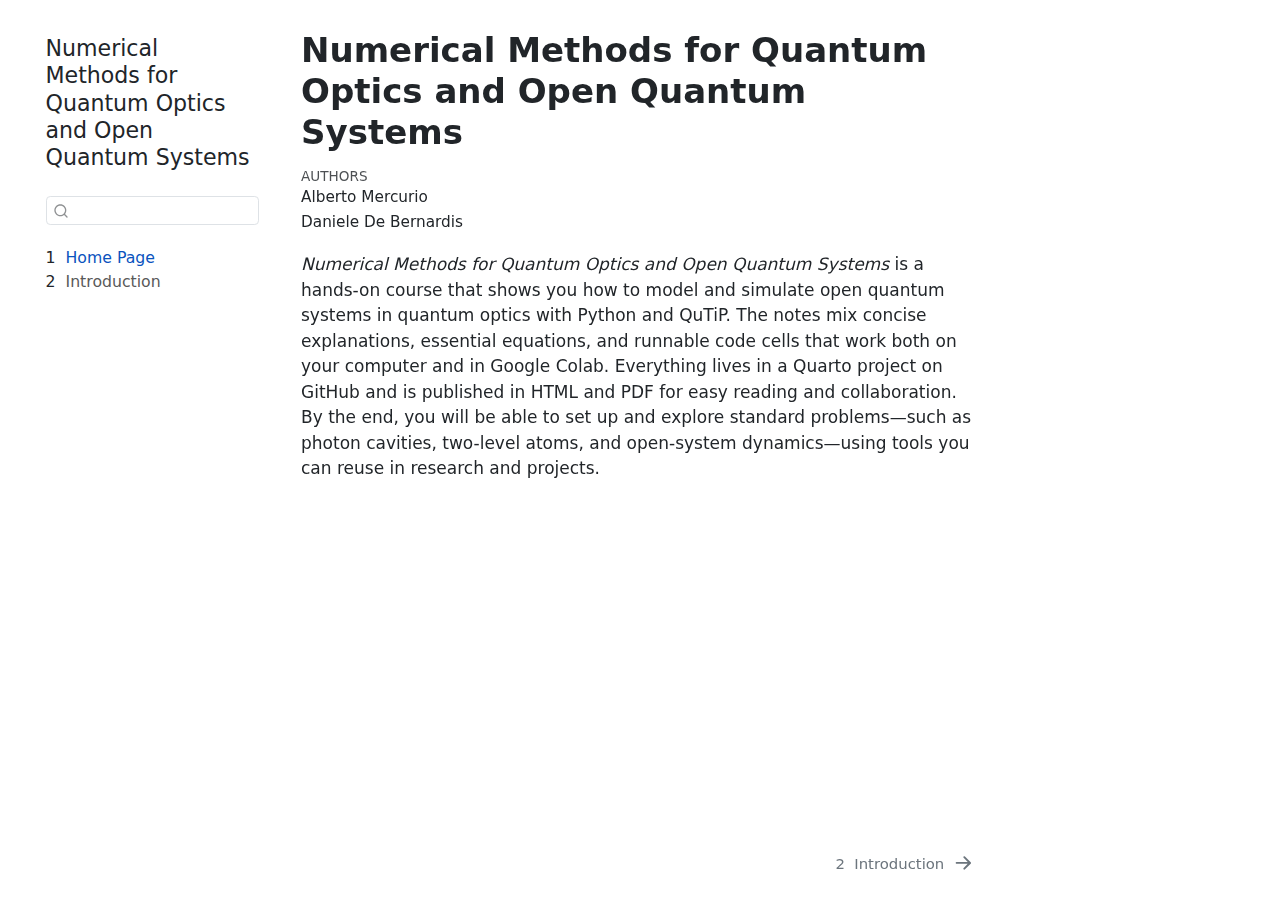
<file: index.html>
<!DOCTYPE html>
<html xmlns="http://www.w3.org/1999/xhtml" lang="en" xml:lang="en"><head>

<meta charset="utf-8">
<meta name="generator" content="quarto-1.7.31">

<meta name="viewport" content="width=device-width, initial-scale=1.0, user-scalable=yes">

<meta name="author" content="Alberto Mercurio">
<meta name="author" content="Daniele De Bernardis">

<title>Numerical Methods for Quantum Optics and Open Quantum Systems</title>
<style>
code{white-space: pre-wrap;}
span.smallcaps{font-variant: small-caps;}
div.columns{display: flex; gap: min(4vw, 1.5em);}
div.column{flex: auto; overflow-x: auto;}
div.hanging-indent{margin-left: 1.5em; text-indent: -1.5em;}
ul.task-list{list-style: none;}
ul.task-list li input[type="checkbox"] {
  width: 0.8em;
  margin: 0 0.8em 0.2em -1em; /* quarto-specific, see https://github.com/quarto-dev/quarto-cli/issues/4556 */ 
  vertical-align: middle;
}
</style>


<script src="site_libs/quarto-nav/quarto-nav.js"></script>
<script src="site_libs/quarto-nav/headroom.min.js"></script>
<script src="site_libs/clipboard/clipboard.min.js"></script>
<script src="site_libs/quarto-search/autocomplete.umd.js"></script>
<script src="site_libs/quarto-search/fuse.min.js"></script>
<script src="site_libs/quarto-search/quarto-search.js"></script>
<meta name="quarto:offset" content="./">
<link href="./introduction.html" rel="next">
<script src="site_libs/quarto-html/quarto.js" type="module"></script>
<script src="site_libs/quarto-html/tabsets/tabsets.js" type="module"></script>
<script src="site_libs/quarto-html/popper.min.js"></script>
<script src="site_libs/quarto-html/tippy.umd.min.js"></script>
<script src="site_libs/quarto-html/anchor.min.js"></script>
<link href="site_libs/quarto-html/tippy.css" rel="stylesheet">
<link href="site_libs/quarto-html/quarto-syntax-highlighting-e1a5c8363afafaef2c763b6775fbf3ca.css" rel="stylesheet" id="quarto-text-highlighting-styles">
<script src="site_libs/bootstrap/bootstrap.min.js"></script>
<link href="site_libs/bootstrap/bootstrap-icons.css" rel="stylesheet">
<link href="site_libs/bootstrap/bootstrap-231ef2f9d4ce3268f31ef752336c15d2.min.css" rel="stylesheet" append-hash="true" id="quarto-bootstrap" data-mode="light">
<script id="quarto-search-options" type="application/json">{
  "location": "sidebar",
  "copy-button": false,
  "collapse-after": 3,
  "panel-placement": "start",
  "type": "textbox",
  "limit": 50,
  "keyboard-shortcut": [
    "f",
    "/",
    "s"
  ],
  "show-item-context": false,
  "language": {
    "search-no-results-text": "No results",
    "search-matching-documents-text": "matching documents",
    "search-copy-link-title": "Copy link to search",
    "search-hide-matches-text": "Hide additional matches",
    "search-more-match-text": "more match in this document",
    "search-more-matches-text": "more matches in this document",
    "search-clear-button-title": "Clear",
    "search-text-placeholder": "",
    "search-detached-cancel-button-title": "Cancel",
    "search-submit-button-title": "Submit",
    "search-label": "Search"
  }
}</script>


</head>

<body class="nav-sidebar floating quarto-light">

<div id="quarto-search-results"></div>
  <header id="quarto-header" class="headroom fixed-top">
  <nav class="quarto-secondary-nav">
    <div class="container-fluid d-flex">
      <button type="button" class="quarto-btn-toggle btn" data-bs-toggle="collapse" role="button" data-bs-target=".quarto-sidebar-collapse-item" aria-controls="quarto-sidebar" aria-expanded="false" aria-label="Toggle sidebar navigation" onclick="if (window.quartoToggleHeadroom) { window.quartoToggleHeadroom(); }">
        <i class="bi bi-layout-text-sidebar-reverse"></i>
      </button>
        <nav class="quarto-page-breadcrumbs" aria-label="breadcrumb"><ol class="breadcrumb"><li class="breadcrumb-item"><a href="./index.html"><span class="chapter-number">1</span>&nbsp; <span class="chapter-title">Home Page</span></a></li></ol></nav>
        <a class="flex-grow-1" role="navigation" data-bs-toggle="collapse" data-bs-target=".quarto-sidebar-collapse-item" aria-controls="quarto-sidebar" aria-expanded="false" aria-label="Toggle sidebar navigation" onclick="if (window.quartoToggleHeadroom) { window.quartoToggleHeadroom(); }">      
        </a>
      <button type="button" class="btn quarto-search-button" aria-label="Search" onclick="window.quartoOpenSearch();">
        <i class="bi bi-search"></i>
      </button>
    </div>
  </nav>
</header>
<!-- content -->
<div id="quarto-content" class="quarto-container page-columns page-rows-contents page-layout-article">
<!-- sidebar -->
  <nav id="quarto-sidebar" class="sidebar collapse collapse-horizontal quarto-sidebar-collapse-item sidebar-navigation floating overflow-auto">
    <div class="pt-lg-2 mt-2 text-left sidebar-header">
    <div class="sidebar-title mb-0 py-0">
      <a href="./">Numerical Methods for Quantum Optics and Open Quantum Systems</a> 
    </div>
      </div>
        <div class="mt-2 flex-shrink-0 align-items-center">
        <div class="sidebar-search">
        <div id="quarto-search" class="" title="Search"></div>
        </div>
        </div>
    <div class="sidebar-menu-container"> 
    <ul class="list-unstyled mt-1">
        <li class="sidebar-item">
  <div class="sidebar-item-container"> 
  <a href="./index.html" class="sidebar-item-text sidebar-link active">
 <span class="menu-text"><span class="chapter-number">1</span>&nbsp; <span class="chapter-title">Home Page</span></span></a>
  </div>
</li>
        <li class="sidebar-item">
  <div class="sidebar-item-container"> 
  <a href="./introduction.html" class="sidebar-item-text sidebar-link">
 <span class="menu-text"><span class="chapter-number">2</span>&nbsp; <span class="chapter-title">Introduction</span></span></a>
  </div>
</li>
    </ul>
    </div>
</nav>
<div id="quarto-sidebar-glass" class="quarto-sidebar-collapse-item" data-bs-toggle="collapse" data-bs-target=".quarto-sidebar-collapse-item"></div>
<!-- margin-sidebar -->
    <div id="quarto-margin-sidebar" class="sidebar margin-sidebar zindex-bottom">
        
    </div>
<!-- main -->
<main class="content" id="quarto-document-content">

<header id="title-block-header" class="quarto-title-block default">
<div class="quarto-title">
<h1 class="title">Numerical Methods for Quantum Optics and Open Quantum Systems</h1>
</div>



<div class="quarto-title-meta">

    <div>
    <div class="quarto-title-meta-heading">Authors</div>
    <div class="quarto-title-meta-contents">
             <p>Alberto Mercurio </p>
             <p>Daniele De Bernardis </p>
          </div>
  </div>
    
  
    
  </div>
  


</header>


<p><em>Numerical Methods for Quantum Optics and Open Quantum Systems</em> is a hands-on course that shows you how to model and simulate open quantum systems in quantum optics with Python and QuTiP. The notes mix concise explanations, essential equations, and runnable code cells that work both on your computer and in Google Colab. Everything lives in a Quarto project on GitHub and is published in HTML and PDF for easy reading and collaboration. By the end, you will be able to set up and explore standard problems—such as photon cavities, two-level atoms, and open-system dynamics—using tools you can reuse in research and projects.</p>



</main> <!-- /main -->
<script id="quarto-html-after-body" type="application/javascript">
  window.document.addEventListener("DOMContentLoaded", function (event) {
    const icon = "";
    const anchorJS = new window.AnchorJS();
    anchorJS.options = {
      placement: 'right',
      icon: icon
    };
    anchorJS.add('.anchored');
    const isCodeAnnotation = (el) => {
      for (const clz of el.classList) {
        if (clz.startsWith('code-annotation-')) {                     
          return true;
        }
      }
      return false;
    }
    const onCopySuccess = function(e) {
      // button target
      const button = e.trigger;
      // don't keep focus
      button.blur();
      // flash "checked"
      button.classList.add('code-copy-button-checked');
      var currentTitle = button.getAttribute("title");
      button.setAttribute("title", "Copied!");
      let tooltip;
      if (window.bootstrap) {
        button.setAttribute("data-bs-toggle", "tooltip");
        button.setAttribute("data-bs-placement", "left");
        button.setAttribute("data-bs-title", "Copied!");
        tooltip = new bootstrap.Tooltip(button, 
          { trigger: "manual", 
            customClass: "code-copy-button-tooltip",
            offset: [0, -8]});
        tooltip.show();    
      }
      setTimeout(function() {
        if (tooltip) {
          tooltip.hide();
          button.removeAttribute("data-bs-title");
          button.removeAttribute("data-bs-toggle");
          button.removeAttribute("data-bs-placement");
        }
        button.setAttribute("title", currentTitle);
        button.classList.remove('code-copy-button-checked');
      }, 1000);
      // clear code selection
      e.clearSelection();
    }
    const getTextToCopy = function(trigger) {
        const codeEl = trigger.previousElementSibling.cloneNode(true);
        for (const childEl of codeEl.children) {
          if (isCodeAnnotation(childEl)) {
            childEl.remove();
          }
        }
        return codeEl.innerText;
    }
    const clipboard = new window.ClipboardJS('.code-copy-button:not([data-in-quarto-modal])', {
      text: getTextToCopy
    });
    clipboard.on('success', onCopySuccess);
    if (window.document.getElementById('quarto-embedded-source-code-modal')) {
      const clipboardModal = new window.ClipboardJS('.code-copy-button[data-in-quarto-modal]', {
        text: getTextToCopy,
        container: window.document.getElementById('quarto-embedded-source-code-modal')
      });
      clipboardModal.on('success', onCopySuccess);
    }
      var localhostRegex = new RegExp(/^(?:http|https):\/\/localhost\:?[0-9]*\//);
      var mailtoRegex = new RegExp(/^mailto:/);
        var filterRegex = new RegExp('/' + window.location.host + '/');
      var isInternal = (href) => {
          return filterRegex.test(href) || localhostRegex.test(href) || mailtoRegex.test(href);
      }
      // Inspect non-navigation links and adorn them if external
     var links = window.document.querySelectorAll('a[href]:not(.nav-link):not(.navbar-brand):not(.toc-action):not(.sidebar-link):not(.sidebar-item-toggle):not(.pagination-link):not(.no-external):not([aria-hidden]):not(.dropdown-item):not(.quarto-navigation-tool):not(.about-link)');
      for (var i=0; i<links.length; i++) {
        const link = links[i];
        if (!isInternal(link.href)) {
          // undo the damage that might have been done by quarto-nav.js in the case of
          // links that we want to consider external
          if (link.dataset.originalHref !== undefined) {
            link.href = link.dataset.originalHref;
          }
        }
      }
    function tippyHover(el, contentFn, onTriggerFn, onUntriggerFn) {
      const config = {
        allowHTML: true,
        maxWidth: 500,
        delay: 100,
        arrow: false,
        appendTo: function(el) {
            return el.parentElement;
        },
        interactive: true,
        interactiveBorder: 10,
        theme: 'quarto',
        placement: 'bottom-start',
      };
      if (contentFn) {
        config.content = contentFn;
      }
      if (onTriggerFn) {
        config.onTrigger = onTriggerFn;
      }
      if (onUntriggerFn) {
        config.onUntrigger = onUntriggerFn;
      }
      window.tippy(el, config); 
    }
    const noterefs = window.document.querySelectorAll('a[role="doc-noteref"]');
    for (var i=0; i<noterefs.length; i++) {
      const ref = noterefs[i];
      tippyHover(ref, function() {
        // use id or data attribute instead here
        let href = ref.getAttribute('data-footnote-href') || ref.getAttribute('href');
        try { href = new URL(href).hash; } catch {}
        const id = href.replace(/^#\/?/, "");
        const note = window.document.getElementById(id);
        if (note) {
          return note.innerHTML;
        } else {
          return "";
        }
      });
    }
    const xrefs = window.document.querySelectorAll('a.quarto-xref');
    const processXRef = (id, note) => {
      // Strip column container classes
      const stripColumnClz = (el) => {
        el.classList.remove("page-full", "page-columns");
        if (el.children) {
          for (const child of el.children) {
            stripColumnClz(child);
          }
        }
      }
      stripColumnClz(note)
      if (id === null || id.startsWith('sec-')) {
        // Special case sections, only their first couple elements
        const container = document.createElement("div");
        if (note.children && note.children.length > 2) {
          container.appendChild(note.children[0].cloneNode(true));
          for (let i = 1; i < note.children.length; i++) {
            const child = note.children[i];
            if (child.tagName === "P" && child.innerText === "") {
              continue;
            } else {
              container.appendChild(child.cloneNode(true));
              break;
            }
          }
          if (window.Quarto?.typesetMath) {
            window.Quarto.typesetMath(container);
          }
          return container.innerHTML
        } else {
          if (window.Quarto?.typesetMath) {
            window.Quarto.typesetMath(note);
          }
          return note.innerHTML;
        }
      } else {
        // Remove any anchor links if they are present
        const anchorLink = note.querySelector('a.anchorjs-link');
        if (anchorLink) {
          anchorLink.remove();
        }
        if (window.Quarto?.typesetMath) {
          window.Quarto.typesetMath(note);
        }
        if (note.classList.contains("callout")) {
          return note.outerHTML;
        } else {
          return note.innerHTML;
        }
      }
    }
    for (var i=0; i<xrefs.length; i++) {
      const xref = xrefs[i];
      tippyHover(xref, undefined, function(instance) {
        instance.disable();
        let url = xref.getAttribute('href');
        let hash = undefined; 
        if (url.startsWith('#')) {
          hash = url;
        } else {
          try { hash = new URL(url).hash; } catch {}
        }
        if (hash) {
          const id = hash.replace(/^#\/?/, "");
          const note = window.document.getElementById(id);
          if (note !== null) {
            try {
              const html = processXRef(id, note.cloneNode(true));
              instance.setContent(html);
            } finally {
              instance.enable();
              instance.show();
            }
          } else {
            // See if we can fetch this
            fetch(url.split('#')[0])
            .then(res => res.text())
            .then(html => {
              const parser = new DOMParser();
              const htmlDoc = parser.parseFromString(html, "text/html");
              const note = htmlDoc.getElementById(id);
              if (note !== null) {
                const html = processXRef(id, note);
                instance.setContent(html);
              } 
            }).finally(() => {
              instance.enable();
              instance.show();
            });
          }
        } else {
          // See if we can fetch a full url (with no hash to target)
          // This is a special case and we should probably do some content thinning / targeting
          fetch(url)
          .then(res => res.text())
          .then(html => {
            const parser = new DOMParser();
            const htmlDoc = parser.parseFromString(html, "text/html");
            const note = htmlDoc.querySelector('main.content');
            if (note !== null) {
              // This should only happen for chapter cross references
              // (since there is no id in the URL)
              // remove the first header
              if (note.children.length > 0 && note.children[0].tagName === "HEADER") {
                note.children[0].remove();
              }
              const html = processXRef(null, note);
              instance.setContent(html);
            } 
          }).finally(() => {
            instance.enable();
            instance.show();
          });
        }
      }, function(instance) {
      });
    }
        let selectedAnnoteEl;
        const selectorForAnnotation = ( cell, annotation) => {
          let cellAttr = 'data-code-cell="' + cell + '"';
          let lineAttr = 'data-code-annotation="' +  annotation + '"';
          const selector = 'span[' + cellAttr + '][' + lineAttr + ']';
          return selector;
        }
        const selectCodeLines = (annoteEl) => {
          const doc = window.document;
          const targetCell = annoteEl.getAttribute("data-target-cell");
          const targetAnnotation = annoteEl.getAttribute("data-target-annotation");
          const annoteSpan = window.document.querySelector(selectorForAnnotation(targetCell, targetAnnotation));
          const lines = annoteSpan.getAttribute("data-code-lines").split(",");
          const lineIds = lines.map((line) => {
            return targetCell + "-" + line;
          })
          let top = null;
          let height = null;
          let parent = null;
          if (lineIds.length > 0) {
              //compute the position of the single el (top and bottom and make a div)
              const el = window.document.getElementById(lineIds[0]);
              top = el.offsetTop;
              height = el.offsetHeight;
              parent = el.parentElement.parentElement;
            if (lineIds.length > 1) {
              const lastEl = window.document.getElementById(lineIds[lineIds.length - 1]);
              const bottom = lastEl.offsetTop + lastEl.offsetHeight;
              height = bottom - top;
            }
            if (top !== null && height !== null && parent !== null) {
              // cook up a div (if necessary) and position it 
              let div = window.document.getElementById("code-annotation-line-highlight");
              if (div === null) {
                div = window.document.createElement("div");
                div.setAttribute("id", "code-annotation-line-highlight");
                div.style.position = 'absolute';
                parent.appendChild(div);
              }
              div.style.top = top - 2 + "px";
              div.style.height = height + 4 + "px";
              div.style.left = 0;
              let gutterDiv = window.document.getElementById("code-annotation-line-highlight-gutter");
              if (gutterDiv === null) {
                gutterDiv = window.document.createElement("div");
                gutterDiv.setAttribute("id", "code-annotation-line-highlight-gutter");
                gutterDiv.style.position = 'absolute';
                const codeCell = window.document.getElementById(targetCell);
                const gutter = codeCell.querySelector('.code-annotation-gutter');
                gutter.appendChild(gutterDiv);
              }
              gutterDiv.style.top = top - 2 + "px";
              gutterDiv.style.height = height + 4 + "px";
            }
            selectedAnnoteEl = annoteEl;
          }
        };
        const unselectCodeLines = () => {
          const elementsIds = ["code-annotation-line-highlight", "code-annotation-line-highlight-gutter"];
          elementsIds.forEach((elId) => {
            const div = window.document.getElementById(elId);
            if (div) {
              div.remove();
            }
          });
          selectedAnnoteEl = undefined;
        };
          // Handle positioning of the toggle
      window.addEventListener(
        "resize",
        throttle(() => {
          elRect = undefined;
          if (selectedAnnoteEl) {
            selectCodeLines(selectedAnnoteEl);
          }
        }, 10)
      );
      function throttle(fn, ms) {
      let throttle = false;
      let timer;
        return (...args) => {
          if(!throttle) { // first call gets through
              fn.apply(this, args);
              throttle = true;
          } else { // all the others get throttled
              if(timer) clearTimeout(timer); // cancel #2
              timer = setTimeout(() => {
                fn.apply(this, args);
                timer = throttle = false;
              }, ms);
          }
        };
      }
        // Attach click handler to the DT
        const annoteDls = window.document.querySelectorAll('dt[data-target-cell]');
        for (const annoteDlNode of annoteDls) {
          annoteDlNode.addEventListener('click', (event) => {
            const clickedEl = event.target;
            if (clickedEl !== selectedAnnoteEl) {
              unselectCodeLines();
              const activeEl = window.document.querySelector('dt[data-target-cell].code-annotation-active');
              if (activeEl) {
                activeEl.classList.remove('code-annotation-active');
              }
              selectCodeLines(clickedEl);
              clickedEl.classList.add('code-annotation-active');
            } else {
              // Unselect the line
              unselectCodeLines();
              clickedEl.classList.remove('code-annotation-active');
            }
          });
        }
    const findCites = (el) => {
      const parentEl = el.parentElement;
      if (parentEl) {
        const cites = parentEl.dataset.cites;
        if (cites) {
          return {
            el,
            cites: cites.split(' ')
          };
        } else {
          return findCites(el.parentElement)
        }
      } else {
        return undefined;
      }
    };
    var bibliorefs = window.document.querySelectorAll('a[role="doc-biblioref"]');
    for (var i=0; i<bibliorefs.length; i++) {
      const ref = bibliorefs[i];
      const citeInfo = findCites(ref);
      if (citeInfo) {
        tippyHover(citeInfo.el, function() {
          var popup = window.document.createElement('div');
          citeInfo.cites.forEach(function(cite) {
            var citeDiv = window.document.createElement('div');
            citeDiv.classList.add('hanging-indent');
            citeDiv.classList.add('csl-entry');
            var biblioDiv = window.document.getElementById('ref-' + cite);
            if (biblioDiv) {
              citeDiv.innerHTML = biblioDiv.innerHTML;
            }
            popup.appendChild(citeDiv);
          });
          return popup.innerHTML;
        });
      }
    }
  });
  </script>
<nav class="page-navigation">
  <div class="nav-page nav-page-previous">
  </div>
  <div class="nav-page nav-page-next">
      <a href="./introduction.html" class="pagination-link" aria-label="Introduction">
        <span class="nav-page-text"><span class="chapter-number">2</span>&nbsp; <span class="chapter-title">Introduction</span></span> <i class="bi bi-arrow-right-short"></i>
      </a>
  </div>
</nav>
</div> <!-- /content -->




</body></html>
</file>
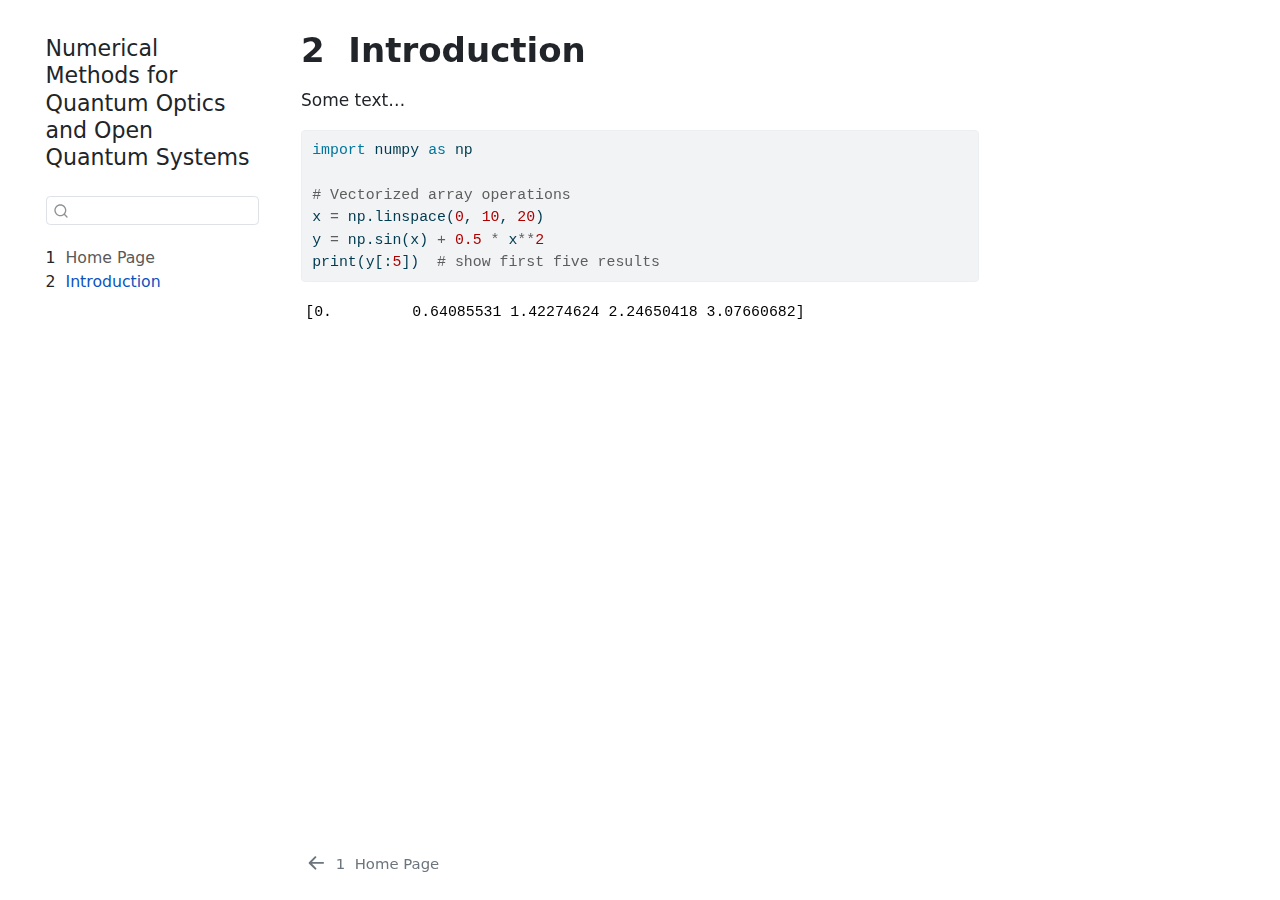
<file: introduction.html>
<!DOCTYPE html>
<html xmlns="http://www.w3.org/1999/xhtml" lang="en" xml:lang="en"><head>

<meta charset="utf-8">
<meta name="generator" content="quarto-1.7.31">

<meta name="viewport" content="width=device-width, initial-scale=1.0, user-scalable=yes">


<title>2&nbsp; Introduction – Numerical Methods for Quantum Optics and Open Quantum Systems</title>
<style>
code{white-space: pre-wrap;}
span.smallcaps{font-variant: small-caps;}
div.columns{display: flex; gap: min(4vw, 1.5em);}
div.column{flex: auto; overflow-x: auto;}
div.hanging-indent{margin-left: 1.5em; text-indent: -1.5em;}
ul.task-list{list-style: none;}
ul.task-list li input[type="checkbox"] {
  width: 0.8em;
  margin: 0 0.8em 0.2em -1em; /* quarto-specific, see https://github.com/quarto-dev/quarto-cli/issues/4556 */ 
  vertical-align: middle;
}
/* CSS for syntax highlighting */
html { -webkit-text-size-adjust: 100%; }
pre > code.sourceCode { white-space: pre; position: relative; }
pre > code.sourceCode > span { display: inline-block; line-height: 1.25; }
pre > code.sourceCode > span:empty { height: 1.2em; }
.sourceCode { overflow: visible; }
code.sourceCode > span { color: inherit; text-decoration: inherit; }
div.sourceCode { margin: 1em 0; }
pre.sourceCode { margin: 0; }
@media screen {
div.sourceCode { overflow: auto; }
}
@media print {
pre > code.sourceCode { white-space: pre-wrap; }
pre > code.sourceCode > span { text-indent: -5em; padding-left: 5em; }
}
pre.numberSource code
  { counter-reset: source-line 0; }
pre.numberSource code > span
  { position: relative; left: -4em; counter-increment: source-line; }
pre.numberSource code > span > a:first-child::before
  { content: counter(source-line);
    position: relative; left: -1em; text-align: right; vertical-align: baseline;
    border: none; display: inline-block;
    -webkit-touch-callout: none; -webkit-user-select: none;
    -khtml-user-select: none; -moz-user-select: none;
    -ms-user-select: none; user-select: none;
    padding: 0 4px; width: 4em;
  }
pre.numberSource { margin-left: 3em;  padding-left: 4px; }
div.sourceCode
  {   }
@media screen {
pre > code.sourceCode > span > a:first-child::before { text-decoration: underline; }
}
</style>


<script src="site_libs/quarto-nav/quarto-nav.js"></script>
<script src="site_libs/quarto-nav/headroom.min.js"></script>
<script src="site_libs/clipboard/clipboard.min.js"></script>
<script src="site_libs/quarto-search/autocomplete.umd.js"></script>
<script src="site_libs/quarto-search/fuse.min.js"></script>
<script src="site_libs/quarto-search/quarto-search.js"></script>
<meta name="quarto:offset" content="./">
<link href="./index.html" rel="prev">
<script src="site_libs/quarto-html/quarto.js" type="module"></script>
<script src="site_libs/quarto-html/tabsets/tabsets.js" type="module"></script>
<script src="site_libs/quarto-html/popper.min.js"></script>
<script src="site_libs/quarto-html/tippy.umd.min.js"></script>
<script src="site_libs/quarto-html/anchor.min.js"></script>
<link href="site_libs/quarto-html/tippy.css" rel="stylesheet">
<link href="site_libs/quarto-html/quarto-syntax-highlighting-e1a5c8363afafaef2c763b6775fbf3ca.css" rel="stylesheet" id="quarto-text-highlighting-styles">
<script src="site_libs/bootstrap/bootstrap.min.js"></script>
<link href="site_libs/bootstrap/bootstrap-icons.css" rel="stylesheet">
<link href="site_libs/bootstrap/bootstrap-231ef2f9d4ce3268f31ef752336c15d2.min.css" rel="stylesheet" append-hash="true" id="quarto-bootstrap" data-mode="light">
<script id="quarto-search-options" type="application/json">{
  "location": "sidebar",
  "copy-button": false,
  "collapse-after": 3,
  "panel-placement": "start",
  "type": "textbox",
  "limit": 50,
  "keyboard-shortcut": [
    "f",
    "/",
    "s"
  ],
  "show-item-context": false,
  "language": {
    "search-no-results-text": "No results",
    "search-matching-documents-text": "matching documents",
    "search-copy-link-title": "Copy link to search",
    "search-hide-matches-text": "Hide additional matches",
    "search-more-match-text": "more match in this document",
    "search-more-matches-text": "more matches in this document",
    "search-clear-button-title": "Clear",
    "search-text-placeholder": "",
    "search-detached-cancel-button-title": "Cancel",
    "search-submit-button-title": "Submit",
    "search-label": "Search"
  }
}</script>


</head>

<body class="nav-sidebar floating quarto-light">

<div id="quarto-search-results"></div>
  <header id="quarto-header" class="headroom fixed-top">
  <nav class="quarto-secondary-nav">
    <div class="container-fluid d-flex">
      <button type="button" class="quarto-btn-toggle btn" data-bs-toggle="collapse" role="button" data-bs-target=".quarto-sidebar-collapse-item" aria-controls="quarto-sidebar" aria-expanded="false" aria-label="Toggle sidebar navigation" onclick="if (window.quartoToggleHeadroom) { window.quartoToggleHeadroom(); }">
        <i class="bi bi-layout-text-sidebar-reverse"></i>
      </button>
        <nav class="quarto-page-breadcrumbs" aria-label="breadcrumb"><ol class="breadcrumb"><li class="breadcrumb-item"><a href="./introduction.html"><span class="chapter-number">2</span>&nbsp; <span class="chapter-title">Introduction</span></a></li></ol></nav>
        <a class="flex-grow-1" role="navigation" data-bs-toggle="collapse" data-bs-target=".quarto-sidebar-collapse-item" aria-controls="quarto-sidebar" aria-expanded="false" aria-label="Toggle sidebar navigation" onclick="if (window.quartoToggleHeadroom) { window.quartoToggleHeadroom(); }">      
        </a>
      <button type="button" class="btn quarto-search-button" aria-label="Search" onclick="window.quartoOpenSearch();">
        <i class="bi bi-search"></i>
      </button>
    </div>
  </nav>
</header>
<!-- content -->
<div id="quarto-content" class="quarto-container page-columns page-rows-contents page-layout-article">
<!-- sidebar -->
  <nav id="quarto-sidebar" class="sidebar collapse collapse-horizontal quarto-sidebar-collapse-item sidebar-navigation floating overflow-auto">
    <div class="pt-lg-2 mt-2 text-left sidebar-header">
    <div class="sidebar-title mb-0 py-0">
      <a href="./">Numerical Methods for Quantum Optics and Open Quantum Systems</a> 
    </div>
      </div>
        <div class="mt-2 flex-shrink-0 align-items-center">
        <div class="sidebar-search">
        <div id="quarto-search" class="" title="Search"></div>
        </div>
        </div>
    <div class="sidebar-menu-container"> 
    <ul class="list-unstyled mt-1">
        <li class="sidebar-item">
  <div class="sidebar-item-container"> 
  <a href="./index.html" class="sidebar-item-text sidebar-link">
 <span class="menu-text"><span class="chapter-number">1</span>&nbsp; <span class="chapter-title">Home Page</span></span></a>
  </div>
</li>
        <li class="sidebar-item">
  <div class="sidebar-item-container"> 
  <a href="./introduction.html" class="sidebar-item-text sidebar-link active">
 <span class="menu-text"><span class="chapter-number">2</span>&nbsp; <span class="chapter-title">Introduction</span></span></a>
  </div>
</li>
    </ul>
    </div>
</nav>
<div id="quarto-sidebar-glass" class="quarto-sidebar-collapse-item" data-bs-toggle="collapse" data-bs-target=".quarto-sidebar-collapse-item"></div>
<!-- margin-sidebar -->
    <div id="quarto-margin-sidebar" class="sidebar margin-sidebar zindex-bottom">
        
    </div>
<!-- main -->
<main class="content" id="quarto-document-content">

<header id="title-block-header" class="quarto-title-block default">
<div class="quarto-title">
<h1 class="title"><span class="chapter-number">2</span>&nbsp; <span class="chapter-title">Introduction</span></h1>
</div>



<div class="quarto-title-meta">

    
  
    
  </div>
  


</header>


<p>Some text…</p>
<div class="quarto-embed-nb-cell" data-notebook="/Users/alberto/GitHub/quarto-test/some_notebook.qmd" data-notebook-title="Some Notebook" data-notebook-cellid="cell-some_code">
<div id="some_code" class="cell" data-execution_count="1">
<div class="sourceCode cell-code" id="cb1"><pre class="sourceCode python code-with-copy"><code class="sourceCode python"><span id="cb1-1"><a href="#cb1-1" aria-hidden="true" tabindex="-1"></a><span class="im">import</span> numpy <span class="im">as</span> np</span>
<span id="cb1-2"><a href="#cb1-2" aria-hidden="true" tabindex="-1"></a></span>
<span id="cb1-3"><a href="#cb1-3" aria-hidden="true" tabindex="-1"></a><span class="co"># Vectorized array operations</span></span>
<span id="cb1-4"><a href="#cb1-4" aria-hidden="true" tabindex="-1"></a>x <span class="op">=</span> np.linspace(<span class="dv">0</span>, <span class="dv">10</span>, <span class="dv">20</span>)</span>
<span id="cb1-5"><a href="#cb1-5" aria-hidden="true" tabindex="-1"></a>y <span class="op">=</span> np.sin(x) <span class="op">+</span> <span class="fl">0.5</span> <span class="op">*</span> x<span class="op">**</span><span class="dv">2</span></span>
<span id="cb1-6"><a href="#cb1-6" aria-hidden="true" tabindex="-1"></a><span class="bu">print</span>(y[:<span class="dv">5</span>])  <span class="co"># show first five results</span></span></code><button title="Copy to Clipboard" class="code-copy-button"><i class="bi"></i></button></pre></div>
<div class="cell-output cell-output-stdout">
<pre><code>[0.         0.64085531 1.42274624 2.24650418 3.07660682]</code></pre>
</div>
</div>
</div>



</main> <!-- /main -->
<script id="quarto-html-after-body" type="application/javascript">
  window.document.addEventListener("DOMContentLoaded", function (event) {
    const icon = "";
    const anchorJS = new window.AnchorJS();
    anchorJS.options = {
      placement: 'right',
      icon: icon
    };
    anchorJS.add('.anchored');
    const isCodeAnnotation = (el) => {
      for (const clz of el.classList) {
        if (clz.startsWith('code-annotation-')) {                     
          return true;
        }
      }
      return false;
    }
    const onCopySuccess = function(e) {
      // button target
      const button = e.trigger;
      // don't keep focus
      button.blur();
      // flash "checked"
      button.classList.add('code-copy-button-checked');
      var currentTitle = button.getAttribute("title");
      button.setAttribute("title", "Copied!");
      let tooltip;
      if (window.bootstrap) {
        button.setAttribute("data-bs-toggle", "tooltip");
        button.setAttribute("data-bs-placement", "left");
        button.setAttribute("data-bs-title", "Copied!");
        tooltip = new bootstrap.Tooltip(button, 
          { trigger: "manual", 
            customClass: "code-copy-button-tooltip",
            offset: [0, -8]});
        tooltip.show();    
      }
      setTimeout(function() {
        if (tooltip) {
          tooltip.hide();
          button.removeAttribute("data-bs-title");
          button.removeAttribute("data-bs-toggle");
          button.removeAttribute("data-bs-placement");
        }
        button.setAttribute("title", currentTitle);
        button.classList.remove('code-copy-button-checked');
      }, 1000);
      // clear code selection
      e.clearSelection();
    }
    const getTextToCopy = function(trigger) {
        const codeEl = trigger.previousElementSibling.cloneNode(true);
        for (const childEl of codeEl.children) {
          if (isCodeAnnotation(childEl)) {
            childEl.remove();
          }
        }
        return codeEl.innerText;
    }
    const clipboard = new window.ClipboardJS('.code-copy-button:not([data-in-quarto-modal])', {
      text: getTextToCopy
    });
    clipboard.on('success', onCopySuccess);
    if (window.document.getElementById('quarto-embedded-source-code-modal')) {
      const clipboardModal = new window.ClipboardJS('.code-copy-button[data-in-quarto-modal]', {
        text: getTextToCopy,
        container: window.document.getElementById('quarto-embedded-source-code-modal')
      });
      clipboardModal.on('success', onCopySuccess);
    }
      var localhostRegex = new RegExp(/^(?:http|https):\/\/localhost\:?[0-9]*\//);
      var mailtoRegex = new RegExp(/^mailto:/);
        var filterRegex = new RegExp('/' + window.location.host + '/');
      var isInternal = (href) => {
          return filterRegex.test(href) || localhostRegex.test(href) || mailtoRegex.test(href);
      }
      // Inspect non-navigation links and adorn them if external
     var links = window.document.querySelectorAll('a[href]:not(.nav-link):not(.navbar-brand):not(.toc-action):not(.sidebar-link):not(.sidebar-item-toggle):not(.pagination-link):not(.no-external):not([aria-hidden]):not(.dropdown-item):not(.quarto-navigation-tool):not(.about-link)');
      for (var i=0; i<links.length; i++) {
        const link = links[i];
        if (!isInternal(link.href)) {
          // undo the damage that might have been done by quarto-nav.js in the case of
          // links that we want to consider external
          if (link.dataset.originalHref !== undefined) {
            link.href = link.dataset.originalHref;
          }
        }
      }
    function tippyHover(el, contentFn, onTriggerFn, onUntriggerFn) {
      const config = {
        allowHTML: true,
        maxWidth: 500,
        delay: 100,
        arrow: false,
        appendTo: function(el) {
            return el.parentElement;
        },
        interactive: true,
        interactiveBorder: 10,
        theme: 'quarto',
        placement: 'bottom-start',
      };
      if (contentFn) {
        config.content = contentFn;
      }
      if (onTriggerFn) {
        config.onTrigger = onTriggerFn;
      }
      if (onUntriggerFn) {
        config.onUntrigger = onUntriggerFn;
      }
      window.tippy(el, config); 
    }
    const noterefs = window.document.querySelectorAll('a[role="doc-noteref"]');
    for (var i=0; i<noterefs.length; i++) {
      const ref = noterefs[i];
      tippyHover(ref, function() {
        // use id or data attribute instead here
        let href = ref.getAttribute('data-footnote-href') || ref.getAttribute('href');
        try { href = new URL(href).hash; } catch {}
        const id = href.replace(/^#\/?/, "");
        const note = window.document.getElementById(id);
        if (note) {
          return note.innerHTML;
        } else {
          return "";
        }
      });
    }
    const xrefs = window.document.querySelectorAll('a.quarto-xref');
    const processXRef = (id, note) => {
      // Strip column container classes
      const stripColumnClz = (el) => {
        el.classList.remove("page-full", "page-columns");
        if (el.children) {
          for (const child of el.children) {
            stripColumnClz(child);
          }
        }
      }
      stripColumnClz(note)
      if (id === null || id.startsWith('sec-')) {
        // Special case sections, only their first couple elements
        const container = document.createElement("div");
        if (note.children && note.children.length > 2) {
          container.appendChild(note.children[0].cloneNode(true));
          for (let i = 1; i < note.children.length; i++) {
            const child = note.children[i];
            if (child.tagName === "P" && child.innerText === "") {
              continue;
            } else {
              container.appendChild(child.cloneNode(true));
              break;
            }
          }
          if (window.Quarto?.typesetMath) {
            window.Quarto.typesetMath(container);
          }
          return container.innerHTML
        } else {
          if (window.Quarto?.typesetMath) {
            window.Quarto.typesetMath(note);
          }
          return note.innerHTML;
        }
      } else {
        // Remove any anchor links if they are present
        const anchorLink = note.querySelector('a.anchorjs-link');
        if (anchorLink) {
          anchorLink.remove();
        }
        if (window.Quarto?.typesetMath) {
          window.Quarto.typesetMath(note);
        }
        if (note.classList.contains("callout")) {
          return note.outerHTML;
        } else {
          return note.innerHTML;
        }
      }
    }
    for (var i=0; i<xrefs.length; i++) {
      const xref = xrefs[i];
      tippyHover(xref, undefined, function(instance) {
        instance.disable();
        let url = xref.getAttribute('href');
        let hash = undefined; 
        if (url.startsWith('#')) {
          hash = url;
        } else {
          try { hash = new URL(url).hash; } catch {}
        }
        if (hash) {
          const id = hash.replace(/^#\/?/, "");
          const note = window.document.getElementById(id);
          if (note !== null) {
            try {
              const html = processXRef(id, note.cloneNode(true));
              instance.setContent(html);
            } finally {
              instance.enable();
              instance.show();
            }
          } else {
            // See if we can fetch this
            fetch(url.split('#')[0])
            .then(res => res.text())
            .then(html => {
              const parser = new DOMParser();
              const htmlDoc = parser.parseFromString(html, "text/html");
              const note = htmlDoc.getElementById(id);
              if (note !== null) {
                const html = processXRef(id, note);
                instance.setContent(html);
              } 
            }).finally(() => {
              instance.enable();
              instance.show();
            });
          }
        } else {
          // See if we can fetch a full url (with no hash to target)
          // This is a special case and we should probably do some content thinning / targeting
          fetch(url)
          .then(res => res.text())
          .then(html => {
            const parser = new DOMParser();
            const htmlDoc = parser.parseFromString(html, "text/html");
            const note = htmlDoc.querySelector('main.content');
            if (note !== null) {
              // This should only happen for chapter cross references
              // (since there is no id in the URL)
              // remove the first header
              if (note.children.length > 0 && note.children[0].tagName === "HEADER") {
                note.children[0].remove();
              }
              const html = processXRef(null, note);
              instance.setContent(html);
            } 
          }).finally(() => {
            instance.enable();
            instance.show();
          });
        }
      }, function(instance) {
      });
    }
        let selectedAnnoteEl;
        const selectorForAnnotation = ( cell, annotation) => {
          let cellAttr = 'data-code-cell="' + cell + '"';
          let lineAttr = 'data-code-annotation="' +  annotation + '"';
          const selector = 'span[' + cellAttr + '][' + lineAttr + ']';
          return selector;
        }
        const selectCodeLines = (annoteEl) => {
          const doc = window.document;
          const targetCell = annoteEl.getAttribute("data-target-cell");
          const targetAnnotation = annoteEl.getAttribute("data-target-annotation");
          const annoteSpan = window.document.querySelector(selectorForAnnotation(targetCell, targetAnnotation));
          const lines = annoteSpan.getAttribute("data-code-lines").split(",");
          const lineIds = lines.map((line) => {
            return targetCell + "-" + line;
          })
          let top = null;
          let height = null;
          let parent = null;
          if (lineIds.length > 0) {
              //compute the position of the single el (top and bottom and make a div)
              const el = window.document.getElementById(lineIds[0]);
              top = el.offsetTop;
              height = el.offsetHeight;
              parent = el.parentElement.parentElement;
            if (lineIds.length > 1) {
              const lastEl = window.document.getElementById(lineIds[lineIds.length - 1]);
              const bottom = lastEl.offsetTop + lastEl.offsetHeight;
              height = bottom - top;
            }
            if (top !== null && height !== null && parent !== null) {
              // cook up a div (if necessary) and position it 
              let div = window.document.getElementById("code-annotation-line-highlight");
              if (div === null) {
                div = window.document.createElement("div");
                div.setAttribute("id", "code-annotation-line-highlight");
                div.style.position = 'absolute';
                parent.appendChild(div);
              }
              div.style.top = top - 2 + "px";
              div.style.height = height + 4 + "px";
              div.style.left = 0;
              let gutterDiv = window.document.getElementById("code-annotation-line-highlight-gutter");
              if (gutterDiv === null) {
                gutterDiv = window.document.createElement("div");
                gutterDiv.setAttribute("id", "code-annotation-line-highlight-gutter");
                gutterDiv.style.position = 'absolute';
                const codeCell = window.document.getElementById(targetCell);
                const gutter = codeCell.querySelector('.code-annotation-gutter');
                gutter.appendChild(gutterDiv);
              }
              gutterDiv.style.top = top - 2 + "px";
              gutterDiv.style.height = height + 4 + "px";
            }
            selectedAnnoteEl = annoteEl;
          }
        };
        const unselectCodeLines = () => {
          const elementsIds = ["code-annotation-line-highlight", "code-annotation-line-highlight-gutter"];
          elementsIds.forEach((elId) => {
            const div = window.document.getElementById(elId);
            if (div) {
              div.remove();
            }
          });
          selectedAnnoteEl = undefined;
        };
          // Handle positioning of the toggle
      window.addEventListener(
        "resize",
        throttle(() => {
          elRect = undefined;
          if (selectedAnnoteEl) {
            selectCodeLines(selectedAnnoteEl);
          }
        }, 10)
      );
      function throttle(fn, ms) {
      let throttle = false;
      let timer;
        return (...args) => {
          if(!throttle) { // first call gets through
              fn.apply(this, args);
              throttle = true;
          } else { // all the others get throttled
              if(timer) clearTimeout(timer); // cancel #2
              timer = setTimeout(() => {
                fn.apply(this, args);
                timer = throttle = false;
              }, ms);
          }
        };
      }
        // Attach click handler to the DT
        const annoteDls = window.document.querySelectorAll('dt[data-target-cell]');
        for (const annoteDlNode of annoteDls) {
          annoteDlNode.addEventListener('click', (event) => {
            const clickedEl = event.target;
            if (clickedEl !== selectedAnnoteEl) {
              unselectCodeLines();
              const activeEl = window.document.querySelector('dt[data-target-cell].code-annotation-active');
              if (activeEl) {
                activeEl.classList.remove('code-annotation-active');
              }
              selectCodeLines(clickedEl);
              clickedEl.classList.add('code-annotation-active');
            } else {
              // Unselect the line
              unselectCodeLines();
              clickedEl.classList.remove('code-annotation-active');
            }
          });
        }
    const findCites = (el) => {
      const parentEl = el.parentElement;
      if (parentEl) {
        const cites = parentEl.dataset.cites;
        if (cites) {
          return {
            el,
            cites: cites.split(' ')
          };
        } else {
          return findCites(el.parentElement)
        }
      } else {
        return undefined;
      }
    };
    var bibliorefs = window.document.querySelectorAll('a[role="doc-biblioref"]');
    for (var i=0; i<bibliorefs.length; i++) {
      const ref = bibliorefs[i];
      const citeInfo = findCites(ref);
      if (citeInfo) {
        tippyHover(citeInfo.el, function() {
          var popup = window.document.createElement('div');
          citeInfo.cites.forEach(function(cite) {
            var citeDiv = window.document.createElement('div');
            citeDiv.classList.add('hanging-indent');
            citeDiv.classList.add('csl-entry');
            var biblioDiv = window.document.getElementById('ref-' + cite);
            if (biblioDiv) {
              citeDiv.innerHTML = biblioDiv.innerHTML;
            }
            popup.appendChild(citeDiv);
          });
          return popup.innerHTML;
        });
      }
    }
  });
  </script>
<nav class="page-navigation">
  <div class="nav-page nav-page-previous">
      <a href="./index.html" class="pagination-link" aria-label="Home Page">
        <i class="bi bi-arrow-left-short"></i> <span class="nav-page-text"><span class="chapter-number">1</span>&nbsp; <span class="chapter-title">Home Page</span></span>
      </a>          
  </div>
  <div class="nav-page nav-page-next">
  </div>
</nav>
</div> <!-- /content -->




</body></html>
</file>
<file: site_libs/quarto-html/tippy.css>
.tippy-box[data-animation=fade][data-state=hidden]{opacity:0}[data-tippy-root]{max-width:calc(100vw - 10px)}.tippy-box{position:relative;background-color:#333;color:#fff;border-radius:4px;font-size:14px;line-height:1.4;white-space:normal;outline:0;transition-property:transform,visibility,opacity}.tippy-box[data-placement^=top]>.tippy-arrow{bottom:0}.tippy-box[data-placement^=top]>.tippy-arrow:before{bottom:-7px;left:0;border-width:8px 8px 0;border-top-color:initial;transform-origin:center top}.tippy-box[data-placement^=bottom]>.tippy-arrow{top:0}.tippy-box[data-placement^=bottom]>.tippy-arrow:before{top:-7px;left:0;border-width:0 8px 8px;border-bottom-color:initial;transform-origin:center bottom}.tippy-box[data-placement^=left]>.tippy-arrow{right:0}.tippy-box[data-placement^=left]>.tippy-arrow:before{border-width:8px 0 8px 8px;border-left-color:initial;right:-7px;transform-origin:center left}.tippy-box[data-placement^=right]>.tippy-arrow{left:0}.tippy-box[data-placement^=right]>.tippy-arrow:before{left:-7px;border-width:8px 8px 8px 0;border-right-color:initial;transform-origin:center right}.tippy-box[data-inertia][data-state=visible]{transition-timing-function:cubic-bezier(.54,1.5,.38,1.11)}.tippy-arrow{width:16px;height:16px;color:#333}.tippy-arrow:before{content:"";position:absolute;border-color:transparent;border-style:solid}.tippy-content{position:relative;padding:5px 9px;z-index:1}
</file>
<file: site_libs/quarto-html/quarto-syntax-highlighting-e1a5c8363afafaef2c763b6775fbf3ca.css>
/* quarto syntax highlight colors */
:root {
  --quarto-hl-ot-color: #003B4F;
  --quarto-hl-at-color: #657422;
  --quarto-hl-ss-color: #20794D;
  --quarto-hl-an-color: #5E5E5E;
  --quarto-hl-fu-color: #4758AB;
  --quarto-hl-st-color: #20794D;
  --quarto-hl-cf-color: #003B4F;
  --quarto-hl-op-color: #5E5E5E;
  --quarto-hl-er-color: #AD0000;
  --quarto-hl-bn-color: #AD0000;
  --quarto-hl-al-color: #AD0000;
  --quarto-hl-va-color: #111111;
  --quarto-hl-bu-color: inherit;
  --quarto-hl-ex-color: inherit;
  --quarto-hl-pp-color: #AD0000;
  --quarto-hl-in-color: #5E5E5E;
  --quarto-hl-vs-color: #20794D;
  --quarto-hl-wa-color: #5E5E5E;
  --quarto-hl-do-color: #5E5E5E;
  --quarto-hl-im-color: #00769E;
  --quarto-hl-ch-color: #20794D;
  --quarto-hl-dt-color: #AD0000;
  --quarto-hl-fl-color: #AD0000;
  --quarto-hl-co-color: #5E5E5E;
  --quarto-hl-cv-color: #5E5E5E;
  --quarto-hl-cn-color: #8f5902;
  --quarto-hl-sc-color: #5E5E5E;
  --quarto-hl-dv-color: #AD0000;
  --quarto-hl-kw-color: #003B4F;
}

/* other quarto variables */
:root {
  --quarto-font-monospace: SFMono-Regular, Menlo, Monaco, Consolas, "Liberation Mono", "Courier New", monospace;
}

/* syntax highlight based on Pandoc's rules */
pre > code.sourceCode > span {
  color: #003B4F;
}

code.sourceCode > span {
  color: #003B4F;
}

div.sourceCode,
div.sourceCode pre.sourceCode {
  color: #003B4F;
}

/* Normal */
code span {
  color: #003B4F;
}

/* Alert */
code span.al {
  color: #AD0000;
  font-style: inherit;
}

/* Annotation */
code span.an {
  color: #5E5E5E;
  font-style: inherit;
}

/* Attribute */
code span.at {
  color: #657422;
  font-style: inherit;
}

/* BaseN */
code span.bn {
  color: #AD0000;
  font-style: inherit;
}

/* BuiltIn */
code span.bu {
  font-style: inherit;
}

/* ControlFlow */
code span.cf {
  color: #003B4F;
  font-weight: bold;
  font-style: inherit;
}

/* Char */
code span.ch {
  color: #20794D;
  font-style: inherit;
}

/* Constant */
code span.cn {
  color: #8f5902;
  font-style: inherit;
}

/* Comment */
code span.co {
  color: #5E5E5E;
  font-style: inherit;
}

/* CommentVar */
code span.cv {
  color: #5E5E5E;
  font-style: italic;
}

/* Documentation */
code span.do {
  color: #5E5E5E;
  font-style: italic;
}

/* DataType */
code span.dt {
  color: #AD0000;
  font-style: inherit;
}

/* DecVal */
code span.dv {
  color: #AD0000;
  font-style: inherit;
}

/* Error */
code span.er {
  color: #AD0000;
  font-style: inherit;
}

/* Extension */
code span.ex {
  font-style: inherit;
}

/* Float */
code span.fl {
  color: #AD0000;
  font-style: inherit;
}

/* Function */
code span.fu {
  color: #4758AB;
  font-style: inherit;
}

/* Import */
code span.im {
  color: #00769E;
  font-style: inherit;
}

/* Information */
code span.in {
  color: #5E5E5E;
  font-style: inherit;
}

/* Keyword */
code span.kw {
  color: #003B4F;
  font-weight: bold;
  font-style: inherit;
}

/* Operator */
code span.op {
  color: #5E5E5E;
  font-style: inherit;
}

/* Other */
code span.ot {
  color: #003B4F;
  font-style: inherit;
}

/* Preprocessor */
code span.pp {
  color: #AD0000;
  font-style: inherit;
}

/* SpecialChar */
code span.sc {
  color: #5E5E5E;
  font-style: inherit;
}

/* SpecialString */
code span.ss {
  color: #20794D;
  font-style: inherit;
}

/* String */
code span.st {
  color: #20794D;
  font-style: inherit;
}

/* Variable */
code span.va {
  color: #111111;
  font-style: inherit;
}

/* VerbatimString */
code span.vs {
  color: #20794D;
  font-style: inherit;
}

/* Warning */
code span.wa {
  color: #5E5E5E;
  font-style: italic;
}

.prevent-inlining {
  content: "</";
}

/*# sourceMappingURL=c735b2cac6c846c1abc72f5ce1520814.css.map */
</file>
